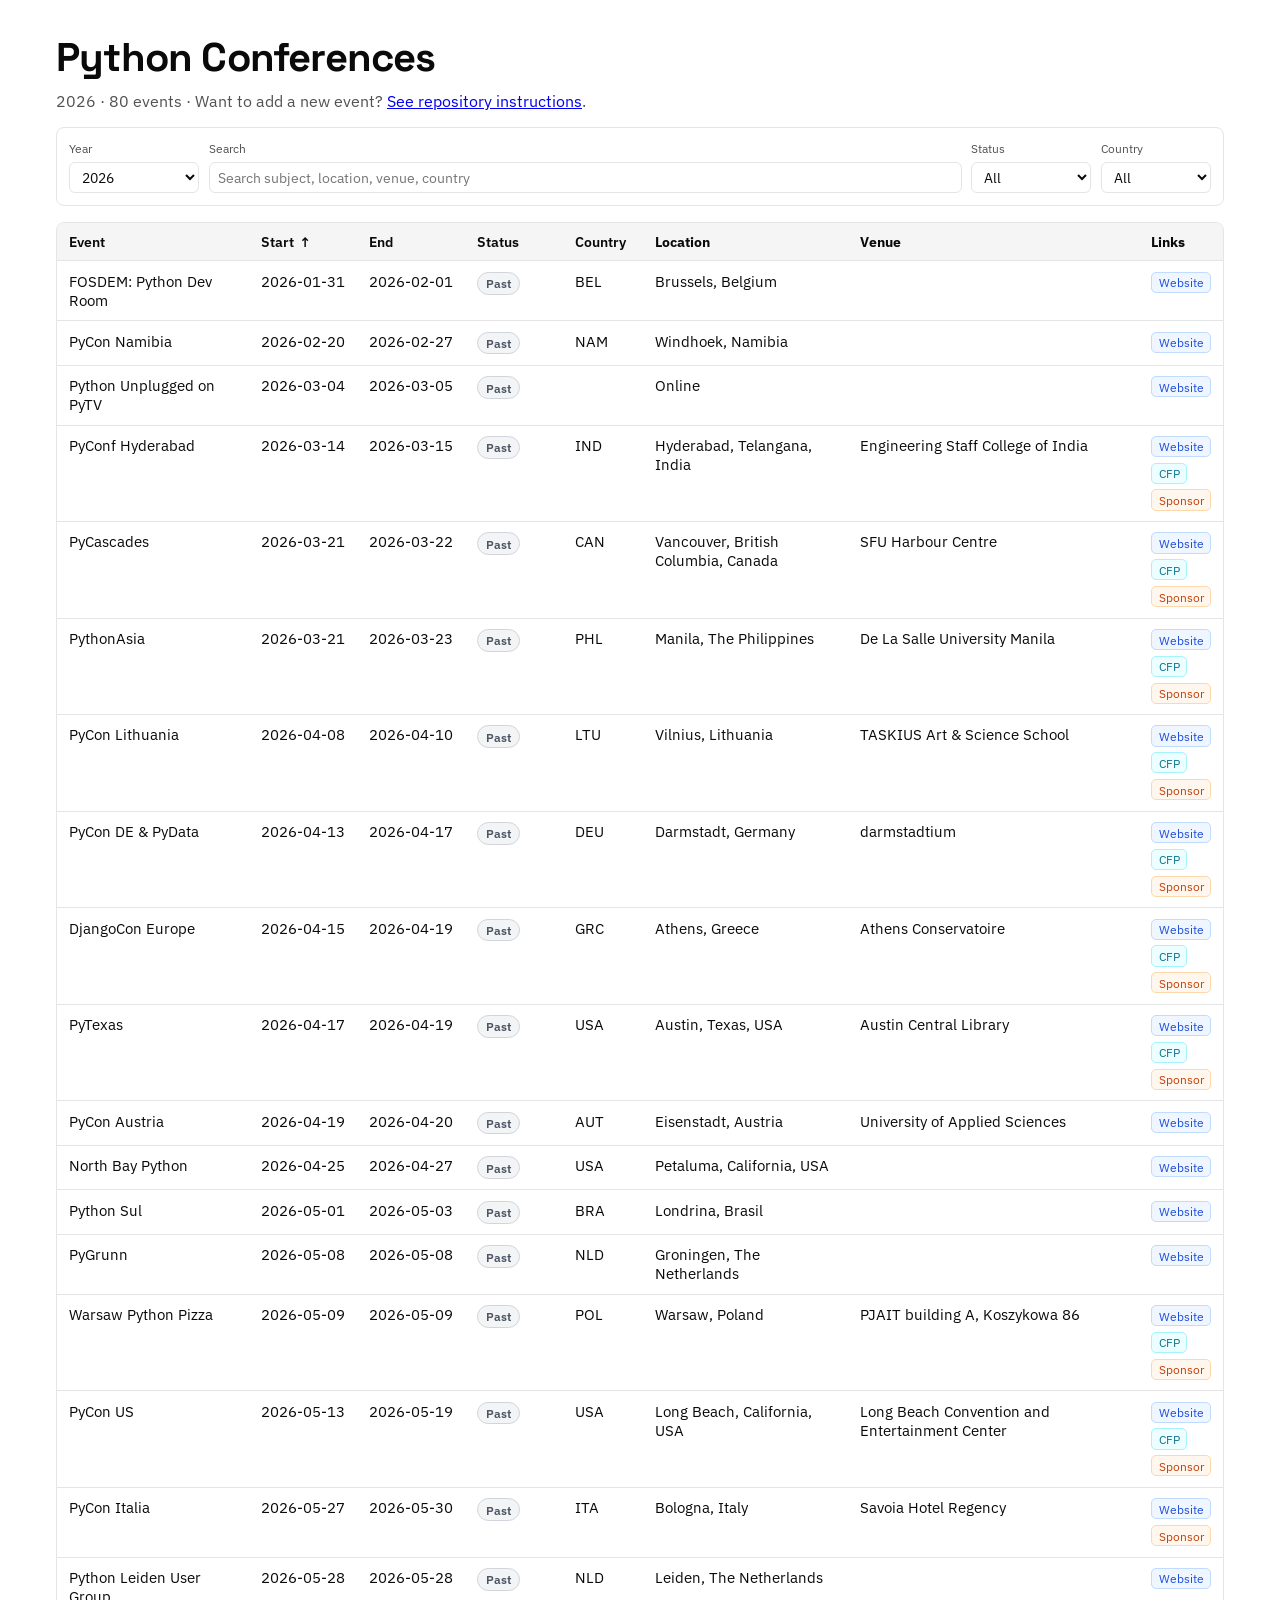
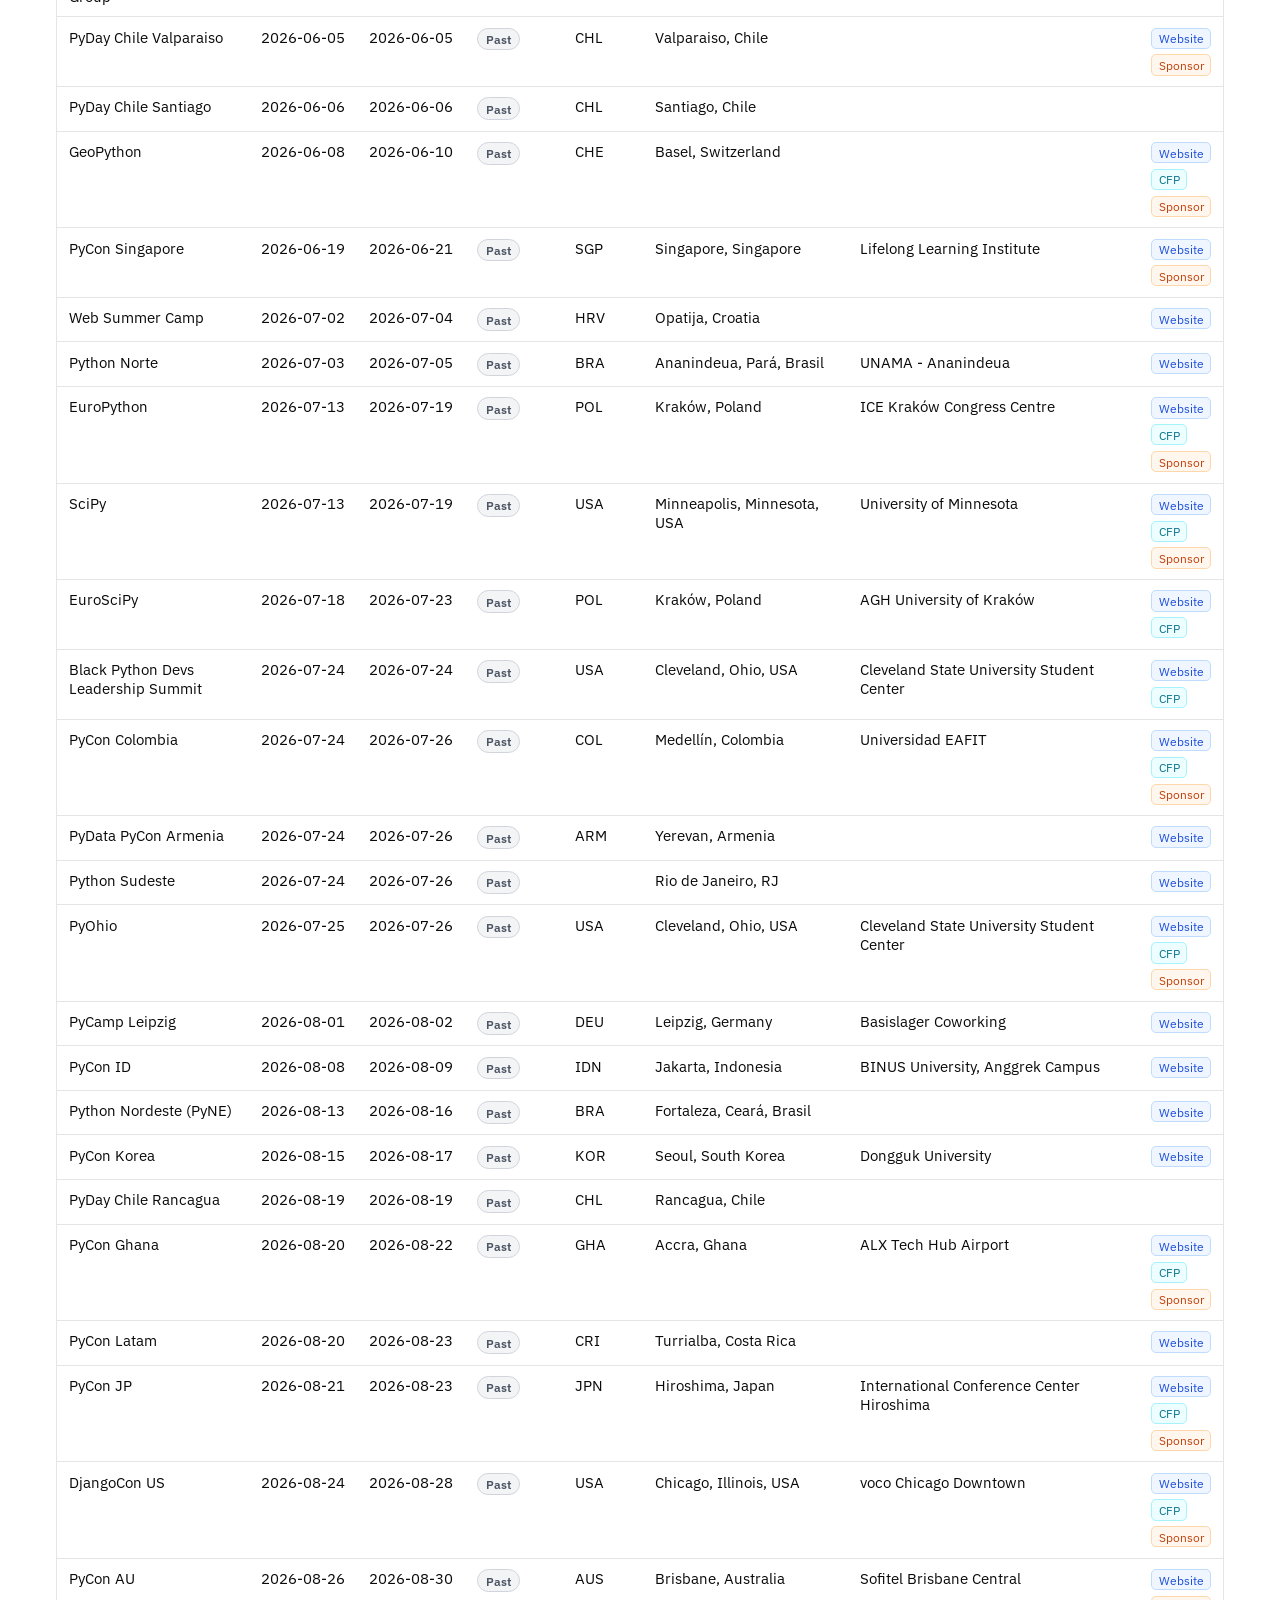
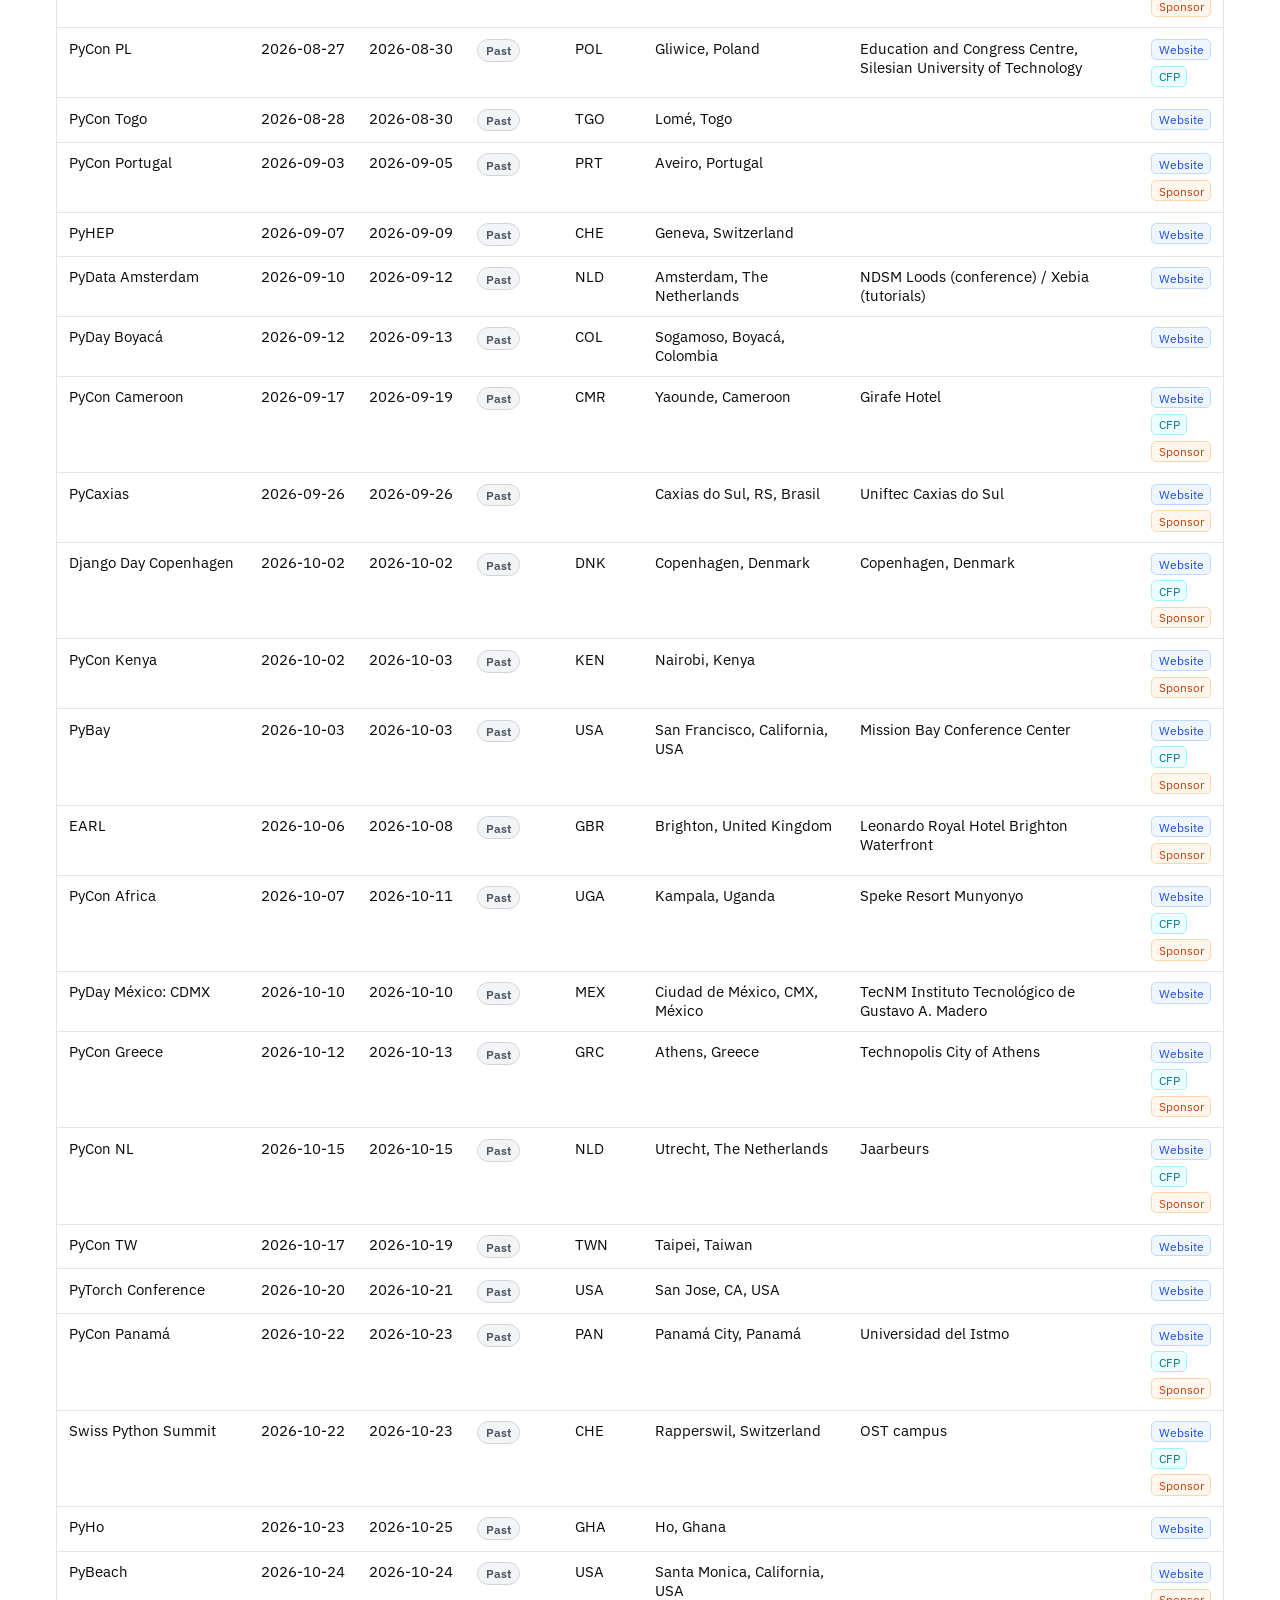
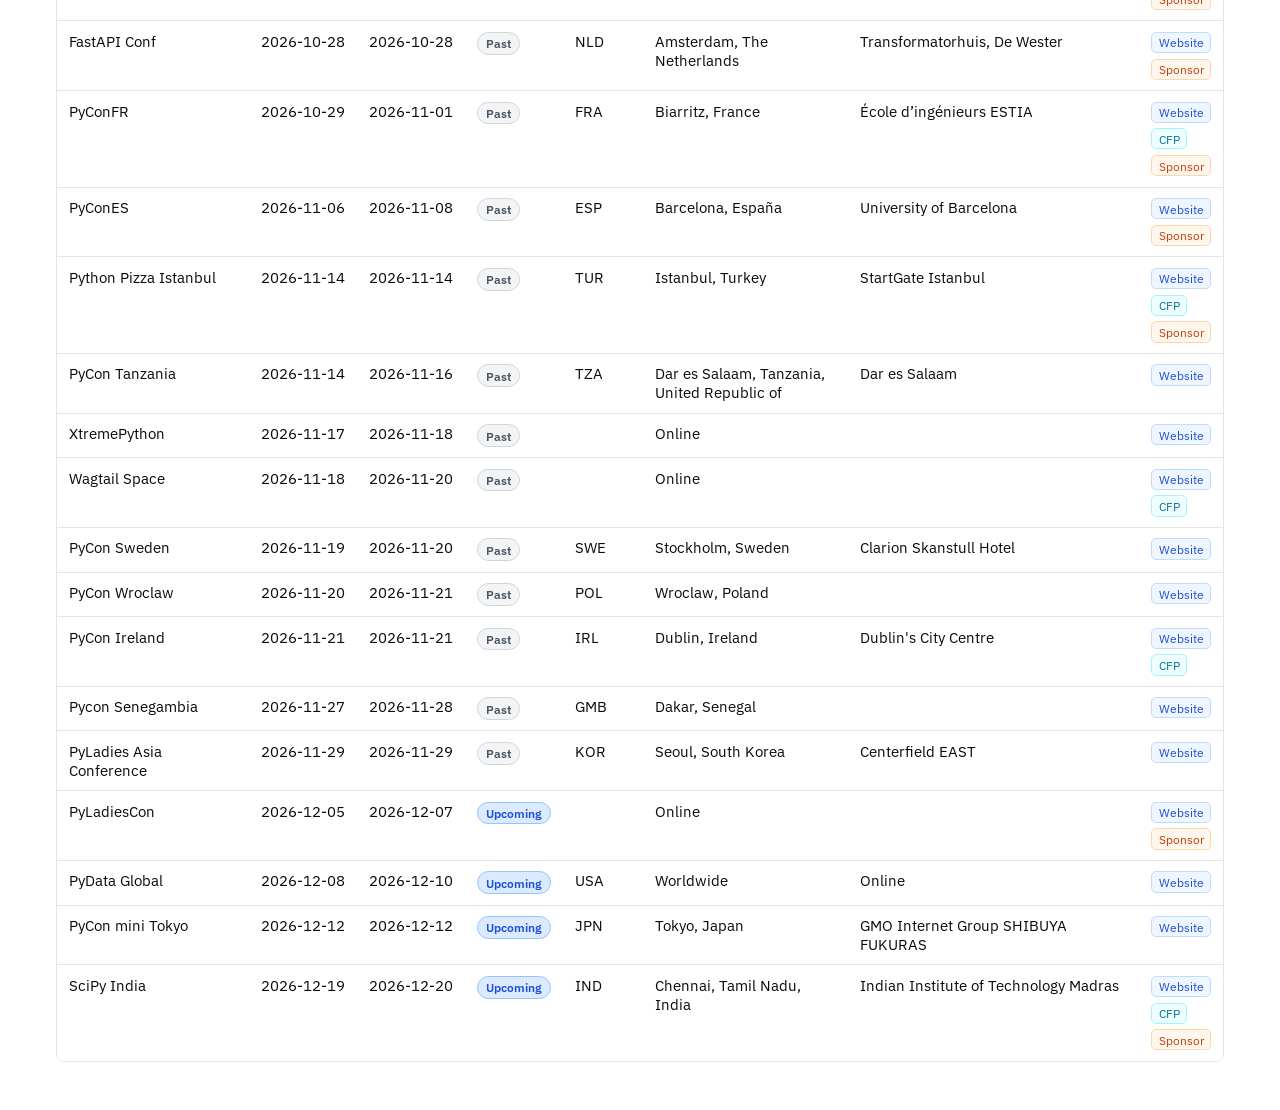
<file: index.html>
<!doctype html>
<html lang="en">
  <head>
    <meta charset="UTF-8" />
    <meta name="viewport" content="width=device-width, initial-scale=1.0" />
    <title>Python Conferences</title>
    <meta
      name="description"
      content="Browse Python conference events by year with sortable and filterable data table."
    />
    <link rel="stylesheet" href="assets/styles.css" />
  </head>
  <body>
    <main class="page">
      <header class="header">
        <div>
          <h1>Python Conferences</h1>
          <p id="subtitle" class="subtitle">
            <span id="subtitle-count">Browse events by year</span>
            <span aria-hidden="true"> · </span>
            <span>
              Want to add a new event?
              <a href="https://github.com/python-organizers/conferences" target="_blank" rel="noopener noreferrer"
                >See repository instructions</a
              >.
            </span>
          </p>
        </div>
      </header>

      <section class="panel" aria-label="Event controls">
        <div class="control-grid">
          <label class="field">
            <span>Year</span>
            <select id="year-select" aria-label="Select event year"></select>
          </label>

          <label class="field field-grow">
            <span>Search</span>
            <input
              id="search-input"
              type="search"
              placeholder="Search subject, location, venue, country"
            />
          </label>

          <label class="field">
            <span>Status</span>
            <select id="status-select" aria-label="Filter by status">
              <option value="all">All</option>
              <option value="upcoming">Upcoming</option>
              <option value="ongoing">Ongoing</option>
              <option value="past">Past</option>
            </select>
          </label>

          <label class="field">
            <span>Country</span>
            <select id="country-select" aria-label="Filter by country">
              <option value="all">All</option>
            </select>
          </label>
        </div>
      </section>

      <section id="notice" class="notice hidden" role="status" aria-live="polite"></section>
      <section id="error" class="error hidden" role="alert"></section>

      <section class="panel table-panel" aria-label="Conference events">
        <div id="loading" class="state">Loading events…</div>
        <div class="table-wrap hidden" id="table-wrap">
          <table id="events-table">
            <thead>
              <tr>
                <th scope="col"><button class="sort" data-sort-key="subject">Event</button></th>
                <th scope="col"><button class="sort" data-sort-key="startDate">Start</button></th>
                <th scope="col"><button class="sort" data-sort-key="endDate">End</button></th>
                <th scope="col"><button class="sort" data-sort-key="status">Status</button></th>
                <th scope="col"><button class="sort" data-sort-key="country">Country</button></th>
                <th scope="col">Location</th>
                <th scope="col">Venue</th>
                <th scope="col">Links</th>
              </tr>
            </thead>
            <tbody id="table-body"></tbody>
          </table>
        </div>
        <div id="mobile-list" class="mobile-list hidden" aria-live="polite"></div>
        <div id="empty" class="state hidden">No events match the current filters.</div>
      </section>
    </main>

    <script src="assets/app.js" defer></script>
  </body>
</html>
</file>
<file: assets/styles.css>
@import url("https://fonts.googleapis.com/css2?family=IBM+Plex+Sans:wght@400;500;600;700&family=Space+Grotesk:wght@500;700&display=swap");

:root {
  --background: #ffffff;
  --foreground: #0a0a0a;
  --muted: #f5f5f5;
  --muted-foreground: #525252;
  --border: #e5e5e5;
  --input: #e5e5e5;
  --ring: #0a0a0a;
  --radius: 8px;
}

* {
  box-sizing: border-box;
}

html,
body {
  margin: 0;
  padding: 0;
  background: var(--background);
  color: var(--foreground);
  font-family: "IBM Plex Sans", "Segoe UI", sans-serif;
}

.page {
  max-width: 1200px;
  margin: 0 auto;
  padding: 2rem 1rem 3rem;
}

.header h1 {
  margin: 0;
  font-family: "Space Grotesk", "Avenir Next", sans-serif;
  font-size: clamp(1.75rem, 2vw + 1rem, 2.5rem);
  letter-spacing: -0.02em;
}

.subtitle {
  margin: 0.5rem 0 0;
  color: var(--muted-foreground);
}

.panel {
  border: 1px solid var(--border);
  border-radius: var(--radius);
  margin-top: 1rem;
  background: #fff;
}

.control-grid {
  display: grid;
  gap: 0.6rem;
  grid-template-columns: 130px minmax(220px, 1fr) 120px 110px;
  padding: 0.75rem;
}

.field {
  display: flex;
  flex-direction: column;
  gap: 0.375rem;
}

.field span {
  font-size: 0.78rem;
  color: var(--muted-foreground);
}

.field-grow {
  grid-column: span 1;
}

input,
select,
button.sort {
  border: 1px solid var(--input);
  border-radius: 6px;
  background: #fff;
  color: var(--foreground);
  font: inherit;
}

input,
select {
  min-height: 1.95rem;
  padding: 0.25rem 0.5rem;
  font-size: 0.9rem;
}

input:focus-visible,
select:focus-visible,
button.sort:focus-visible {
  outline: 2px solid var(--ring);
  outline-offset: 1px;
}

.notice,
.error,
.state {
  margin-top: 1rem;
  padding: 0.75rem 1rem;
  border-radius: var(--radius);
  border: 1px solid var(--border);
  color: var(--muted-foreground);
}

.error {
  color: #7f1d1d;
  border-color: #fecaca;
  background: #fef2f2;
}

.table-panel {
  overflow: hidden;
}

.table-wrap {
  overflow-x: auto;
}

.mobile-list {
  display: none;
  padding: 0.6rem;
}

.event-card {
  border: 1px solid var(--border);
  border-radius: 8px;
  padding: 0.7rem;
  margin-bottom: 0.6rem;
  background: #fff;
}

.event-title-row {
  display: flex;
  align-items: flex-start;
  justify-content: space-between;
  gap: 0.5rem;
}

.event-card h3 {
  margin: 0;
  font-size: 1rem;
  line-height: 1.25;
}

.event-meta {
  margin-top: 0.35rem;
  display: flex;
  align-items: center;
  gap: 0.45rem;
  flex-wrap: wrap;
}

.event-dates {
  font-size: 0.84rem;
  color: var(--muted-foreground);
  white-space: nowrap;
}

.event-line {
  margin: 0.4rem 0 0;
  font-size: 0.86rem;
  color: #262626;
  display: grid;
  grid-template-columns: 70px 1fr;
  gap: 0.45rem;
  align-items: start;
}

.event-label {
  color: var(--muted-foreground);
  font-size: 0.78rem;
  text-transform: uppercase;
  letter-spacing: 0.03em;
  font-weight: 600;
}

.event-value {
  min-width: 0;
}

table {
  width: 100%;
  border-collapse: collapse;
  min-width: 980px;
}

thead th {
  position: sticky;
  top: 0;
  z-index: 1;
  text-align: left;
  background: var(--muted);
  border-bottom: 1px solid var(--border);
  padding: 0.6rem 0.75rem;
  font-size: 0.85rem;
}

tbody td {
  border-top: 1px solid var(--border);
  padding: 0.65rem 0.75rem;
  vertical-align: top;
  font-size: 0.92rem;
}

#events-table th:nth-child(2),
#events-table th:nth-child(3),
#events-table td:nth-child(2),
#events-table td:nth-child(3) {
  white-space: nowrap;
}

tbody tr:hover {
  background: #fafafa;
}

button.sort {
  border: 0;
  background: transparent;
  padding: 0;
  cursor: pointer;
  font-weight: 600;
}

button.sort::after {
  content: "";
  margin-left: 0.3rem;
}

button.sort[data-sort-dir="asc"]::after {
  content: "↑";
}

button.sort[data-sort-dir="desc"]::after {
  content: "↓";
}

.badge {
  display: inline-flex;
  align-items: center;
  border-radius: 999px;
  padding: 0.15rem 0.5rem;
  font-size: 0.78rem;
  font-weight: 600;
  border: 1px solid var(--border);
}

.badge-ongoing {
  background: #dcfce7;
  color: #166534;
  border-color: #86efac;
}

.badge-upcoming {
  background: #dbeafe;
  color: #1d4ed8;
  border-color: #93c5fd;
}

.badge-past {
  background: #f3f4f6;
  color: #4b5563;
  border-color: #d1d5db;
}

.links {
  display: flex;
  flex-wrap: wrap;
  gap: 0.35rem;
}

.links-vertical {
  flex-direction: column;
  align-items: flex-start;
}

.links a {
  border: 1px solid var(--border);
  padding: 0.1rem 0.4rem;
  border-radius: 5px;
  font-size: 0.78rem;
  text-decoration: none;
  color: var(--foreground);
}

.links a:hover {
  filter: brightness(0.98);
}

.links a.link-website {
  background: #eff6ff;
  border-color: #bfdbfe;
  color: #1d4ed8;
}

.links a.link-cfp {
  background: #ecfeff;
  border-color: #a5f3fc;
  color: #0e7490;
}

.links a.link-sponsor {
  background: #fff7ed;
  border-color: #fed7aa;
  color: #c2410c;
}

.hidden {
  display: none;
}

@media (max-width: 900px) {
  .control-grid {
    grid-template-columns: 1fr 1fr;
  }

  .field-grow {
    grid-column: span 2;
  }
}

@media (max-width: 620px) {
  .control-grid {
    grid-template-columns: 1fr;
  }

  .field-grow {
    grid-column: span 1;
  }
}

@media (max-width: 768px) {
  .table-wrap {
    display: none;
  }

  .mobile-list {
    display: block;
  }

  .links-vertical {
    flex-direction: row;
    flex-wrap: wrap;
  }
}

@media (prefers-reduced-motion: reduce) {
  * {
    transition: none !important;
    scroll-behavior: auto !important;
  }
}
</file>
